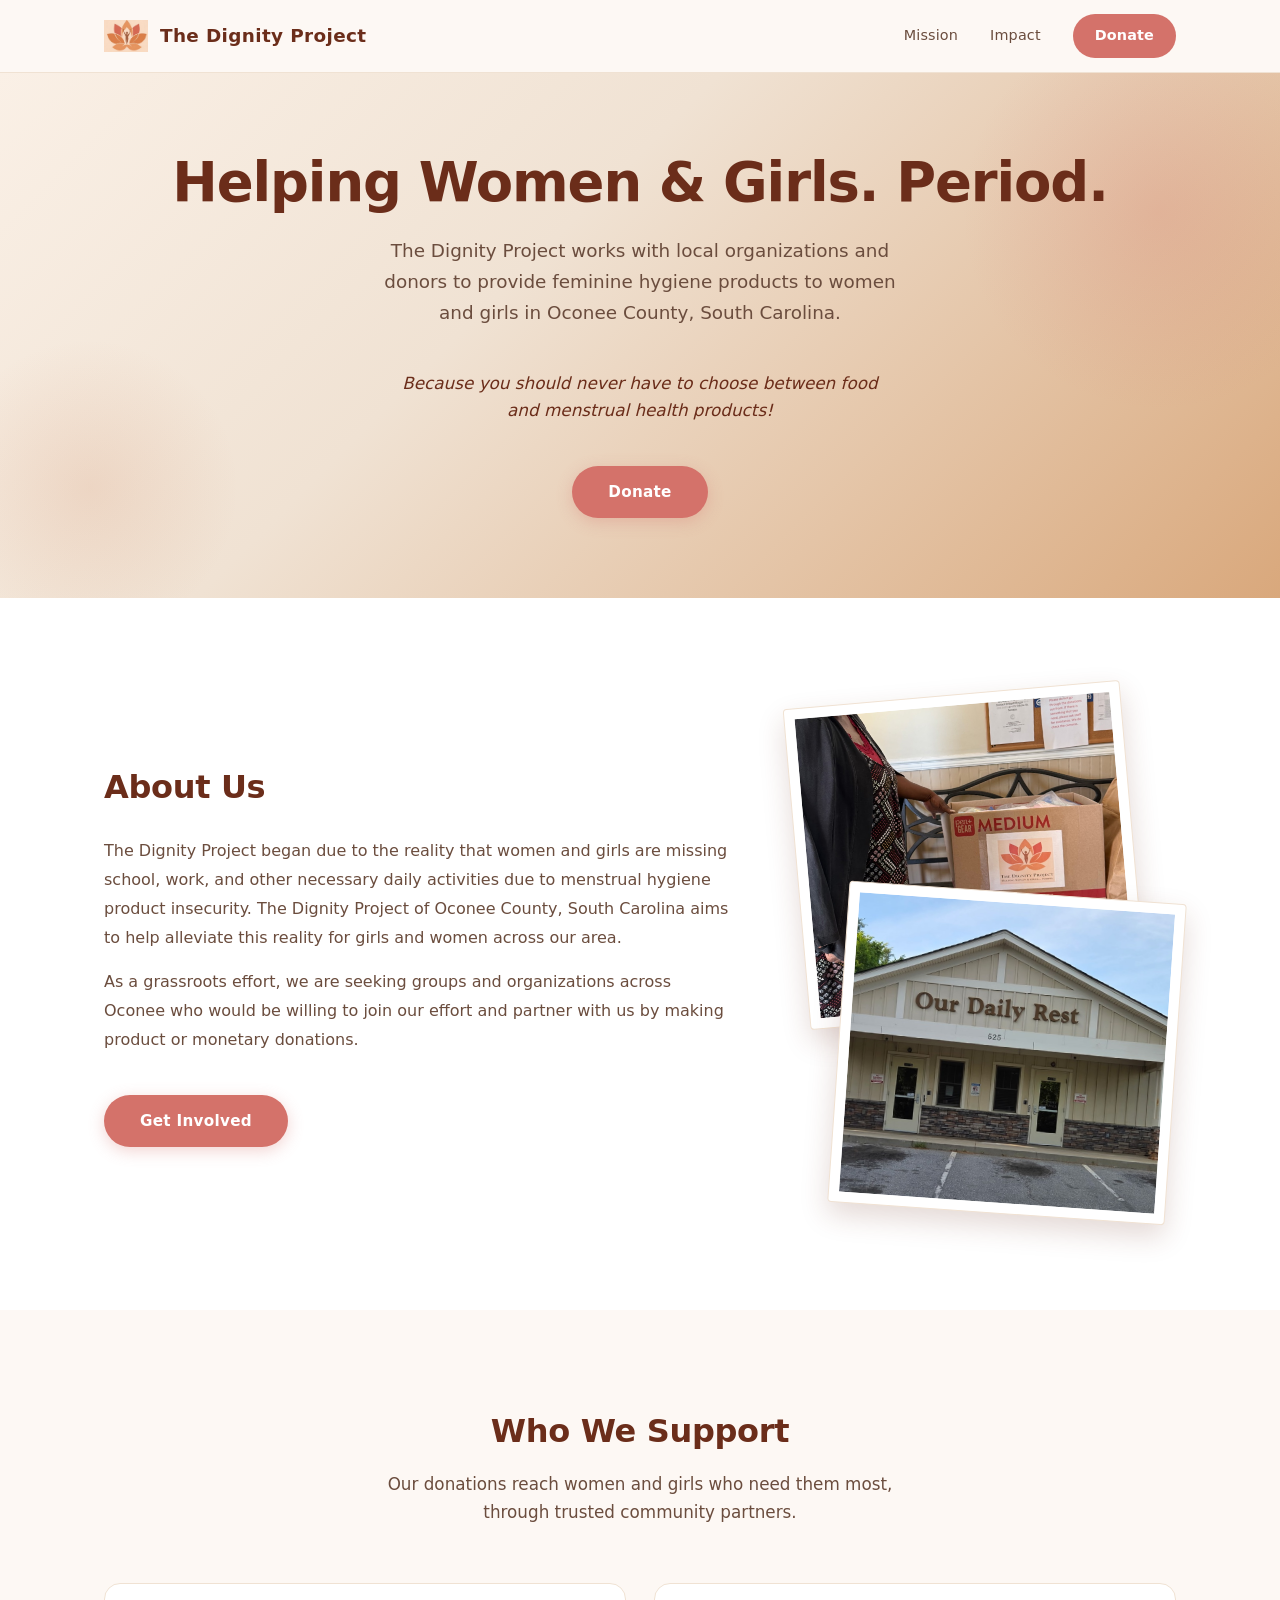
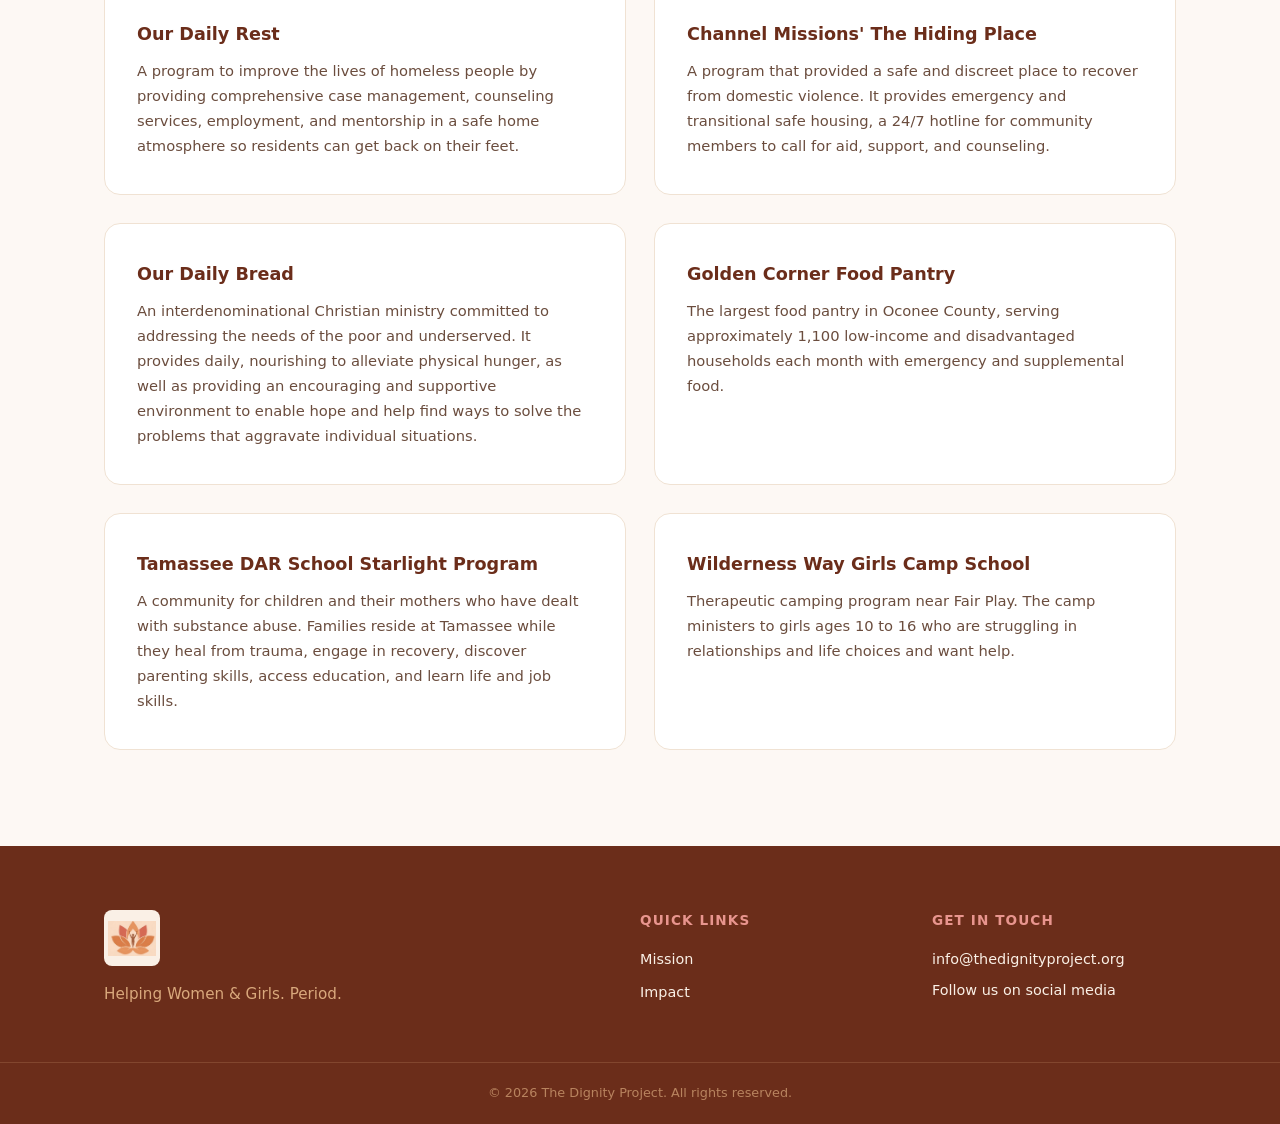
<file: index.html>
<!doctype html>
<html lang="en">
  <head>
    <meta charset="UTF-8" />
    <meta name="viewport" content="width=device-width, initial-scale=1.0" />
    <title>The Dignity Project — Helping Women & Girls Period</title>
    <link rel="stylesheet" href="styles.css" />
    <link rel="icon" href="just_logo.png" type="image/png" />
  </head>
  <body>
    <!-- Header -->
    <header class="site-header">
      <div class="container header-inner">
        <a href="#" class="logo-link">
          <img
            src="just_logo.png"
            alt="The Dignity Project Logo"
            class="logo"
          />
          <span class="logo-text">The Dignity Project</span>
        </a>
        <nav class="main-nav">
          <a href="#mission">Mission</a>
          <a href="#impact">Impact</a>
          <a href="donate.html" class="nav-cta">Donate</a>
        </nav>
      </div>
    </header>

    <!-- Hero -->
    <section class="hero">
      <div class="hero-overlay"></div>
      <div class="container hero-content">
        <h1>Helping Women &amp; Girls. Period.</h1>
        <p>
          The Dignity Project works with local organizations and donors to
          provide feminine hygiene products to women and girls in Oconee County,
          South Carolina.
        </p>
        <blockquote class="hero-quote">
          Because you should never have to choose between food and menstrual
          health products!
        </blockquote>
        <a href="/donate.html" class="btn btn-primary">Donate</a>
      </div>
    </section>

    <!-- About -->
    <section id="mission" class="section mission">
      <div class="container">
        <div class="about-layout">
          <div class="about-text">
            <h2 class="section-title" id="about" style="text-align: left">
              About Us
            </h2>
            <p>
              The Dignity Project began due to the reality that women and girls
              are missing school, work, and other necessary daily activities due
              to menstrual hygiene product insecurity. The Dignity Project of
              Oconee County, South Carolina aims to help alleviate this reality
              for girls and women across our area.
            </p>
            <p>
              As a grassroots effort, we are seeking groups and organizations
              across Oconee who would be willing to join our effort and partner
              with us by making product or monetary donations.
            </p>
            <a
              href="donate.html"
              class="btn btn-primary"
              style="margin-top: 24px"
              >Get Involved</a
            >
          </div>
          <div class="about-callout">
            <div class="photo-stack">
              <img
                src="dr1.jpg"
                alt="Packing event volunteers"
                class="photo-stack-img photo-1"
              />
              <img
                src="dr2.jpg"
                alt="Packing event supplies"
                class="photo-stack-img photo-2"
              />
            </div>
          </div>
        </div>
      </div>
    </section>

    <!-- Impact / Who We Donate To -->
    <section id="impact" class="section impact">
      <div class="container">
        <h2 class="section-title">Who We Support</h2>
        <p class="section-subtitle">
          Our donations reach women and girls who need them most, through
          trusted community partners.
        </p>
        <div class="impact-grid">
          <div class="impact-card">
            <h3>Our Daily Rest</h3>
            <p>
              A program to improve the lives of homeless people by providing
              comprehensive case management, counseling services, employment,
              and mentorship in a safe home atmosphere so residents can get back
              on their feet.
            </p>
          </div>
          <div class="impact-card">
            <h3>Channel Missions' The Hiding Place</h3>
            <p>
              A program that provided a safe and discreet place to recover from
              domestic violence. It provides emergency and transitional safe
              housing, a 24/7 hotline for community members to call for aid,
              support, and counseling.
            </p>
          </div>
          <div class="impact-card">
            <h3>Our Daily Bread</h3>
            <p>
              An interdenominational Christian ministry committed to addressing
              the needs of the poor and underserved. It provides daily,
              nourishing to alleviate physical hunger, as well as providing an
              encouraging and supportive environment to enable hope and help
              find ways to solve the problems that aggravate individual
              situations.
            </p>
          </div>
          <div class="impact-card">
            <h3>Golden Corner Food Pantry</h3>
            <p>
              The largest food pantry in Oconee County, serving approximately
              1,100 low-income and disadvantaged households each month with
              emergency and supplemental food.
            </p>
          </div>
          <div class="impact-card">
            <h3>Tamassee DAR School Starlight Program</h3>
            <p>
              A community for children and their mothers who have dealt with
              substance abuse. Families reside at Tamassee while they heal from
              trauma, engage in recovery, discover parenting skills, access
              education, and learn life and job skills.
            </p>
          </div>
          <div class="impact-card">
            <h3>Wilderness Way Girls Camp School</h3>
            <p>
              Therapeutic camping program near Fair Play. The camp ministers to
              girls ages 10 to 16 who are struggling in relationships and life
              choices and want help.
            </p>
          </div>
        </div>
      </div>
    </section>

    <!-- Footer -->
    <footer id="contact" class="site-footer">
      <div class="container footer-inner">
        <div class="footer-brand">
          <img
            src="just_logo.png"
            alt="The Dignity Project"
            class="footer-logo"
          />
          <p>Helping Women &amp; Girls. Period.</p>
        </div>
        <div class="footer-links">
          <h4>Quick Links</h4>
          <a href="#mission">Mission</a>
          <a href="#impact">Impact</a>
        </div>
        <div class="footer-contact">
          <h4>Get in Touch</h4>
          <p>info@thedignityproject.org</p>
          <p>Follow us on social media</p>
        </div>
      </div>
      <div class="footer-bottom">
        <div class="container">
          <p>&copy; 2026 The Dignity Project. All rights reserved.</p>
        </div>
      </div>
    </footer>
  </body>
</html>
</file>
<file: styles.css>
/* ===== Reset & Base ===== */
*,
*::before,
*::after {
  margin: 0;
  padding: 0;
  box-sizing: border-box;
}

:root {
  --deep-brown: #6b2d1a;
  --maroon: #7b3a2b;
  --coral: #d4726a;
  --coral-light: #e8958e;
  --burnt-orange: #c8764a;
  --warm-tan: #d9a87c;
  --cream: #faf0e6;
  --cream-dark: #f0e2d3;
  --off-white: #fdf8f4;
  --text-dark: #3a1a0e;
  --text-mid: #6b4d3e;
  --white: #ffffff;
}

html {
  scroll-behavior: smooth;
}

body {
  font-family:
    "Segoe UI",
    system-ui,
    -apple-system,
    sans-serif;
  color: var(--text-dark);
  background: var(--off-white);
  line-height: 1.6;
}

.container {
  max-width: 1120px;
  margin: 0 auto;
  padding: 0 24px;
}

img {
  max-width: 100%;
  display: block;
}

a {
  text-decoration: none;
  color: inherit;
}

/* ===== Header ===== */
.site-header {
  position: fixed;
  top: 0;
  left: 0;
  right: 0;
  z-index: 100;
  background: rgba(253, 248, 244, 0.95);
  backdrop-filter: blur(10px);
  border-bottom: 1px solid var(--cream-dark);
}

.header-inner {
  display: flex;
  align-items: center;
  justify-content: space-between;
  height: 72px;
}

.logo-link {
  display: flex;
  align-items: center;
  gap: 12px;
}

.logo {
  width: 44px;
  height: 44px;
  object-fit: contain;
}

.logo-text {
  font-size: 1.15rem;
  font-weight: 700;
  color: var(--deep-brown);
  letter-spacing: 0.02em;
}

.main-nav {
  display: flex;
  align-items: center;
  gap: 32px;
}

.main-nav a {
  font-size: 0.9rem;
  font-weight: 500;
  color: var(--text-mid);
  transition: color 0.2s;
  letter-spacing: 0.01em;
}

.main-nav a:hover {
  color: var(--coral);
}

.nav-cta {
  background: var(--coral);
  color: var(--white) !important;
  padding: 10px 22px;
  border-radius: 24px;
  font-weight: 600 !important;
  transition:
    background 0.2s,
    transform 0.2s !important;
}

.nav-cta:hover {
  background: var(--deep-brown) !important;
  transform: translateY(-1px);
}

/* ===== Hero ===== */
.hero {
  position: relative;
  min-height: 520px;
  display: flex;
  align-items: center;
  justify-content: center;
  text-align: center;
  margin-top: 72px;
  background: linear-gradient(
    135deg,
    var(--cream) 0%,
    var(--cream-dark) 40%,
    var(--warm-tan) 100%
  );
  overflow: hidden;
}

.hero::before {
  content: "";
  position: absolute;
  top: -60px;
  right: -80px;
  width: 400px;
  height: 400px;
  background: radial-gradient(
    circle,
    rgba(212, 114, 106, 0.2) 0%,
    transparent 70%
  );
  border-radius: 50%;
}

.hero::after {
  content: "";
  position: absolute;
  bottom: -40px;
  left: -60px;
  width: 300px;
  height: 300px;
  background: radial-gradient(
    circle,
    rgba(200, 118, 74, 0.15) 0%,
    transparent 70%
  );
  border-radius: 50%;
}

.hero-content {
  position: relative;
  z-index: 2;
  padding: 80px 24px;
}

.hero-content h1 {
  font-size: clamp(2.2rem, 5vw, 3.4rem);
  font-weight: 800;
  color: var(--deep-brown);
  line-height: 1.15;
  margin-bottom: 20px;
  letter-spacing: -0.02em;
}

.hero-content p {
  font-size: 1.15rem;
  color: var(--text-mid);
  max-width: 520px;
  margin: 0 auto 32px;
  line-height: 1.7;
}

.btn {
  display: inline-block;
  padding: 14px 36px;
  border-radius: 28px;
  font-size: 0.95rem;
  font-weight: 600;
  letter-spacing: 0.02em;
  transition: all 0.25s ease;
}

.btn-primary {
  background: var(--coral);
  color: var(--white);
  box-shadow: 0 4px 16px rgba(212, 114, 106, 0.3);
}

.btn-primary:hover {
  background: var(--deep-brown);
  box-shadow: 0 4px 20px rgba(107, 45, 26, 0.3);
  transform: translateY(-2px);
}

/* ===== Sections ===== */
.section {
  padding: 96px 0;
}

.section-title {
  text-align: center;
  font-size: 2rem;
  font-weight: 800;
  color: var(--deep-brown);
  margin-bottom: 12px;
  letter-spacing: -0.01em;
}

.section-subtitle {
  text-align: center;
  color: var(--text-mid);
  font-size: 1.05rem;
  max-width: 540px;
  margin: 0 auto 56px;
  line-height: 1.7;
}

/* ===== Hero quote ===== */
.hero-quote {
  font-size: 1.05rem;
  font-style: italic;
  color: var(--deep-brown);
  /* border-left: 3px solid var(--coral); */
  margin: 0 auto 32px;
  padding: 10px 20px;
  max-width: 520px;
  text-align: center;
  /* background: rgba(250, 240, 230, 0.6); */
  /* border-radius: 0 8px 8px 0; */
}

/* ===== About / Mission ===== */
.mission {
  background: var(--white);
}

.about-layout {
  display: grid;
  grid-template-columns: 1fr 380px;
  gap: 64px;
  align-items: center;
}

.about-text .section-title {
  margin-bottom: 24px;
}

.about-text p {
  font-size: 1rem;
  color: var(--text-mid);
  line-height: 1.8;
  margin-bottom: 16px;
}

.photo-stack {
  position: relative;
  width: 100%;
  height: 520px;
}

.photo-stack-img {
  position: absolute;
  width: 89%;
  height: 62%;
  object-fit: cover;
  background: #fff;
  padding: 10px;
  border: 1px solid var(--cream-dark);
  border-radius: 4px;
  box-shadow: 0 12px 28px rgba(107, 45, 26, 0.18);
  transition: transform 0.3s ease;
}

.photo-stack .photo-1 {
  top: 0;
  left: 0;
  transform: rotate(-5deg);
  z-index: 1;
}

.photo-stack .photo-2 {
  bottom: 0;
  right: 0;
  transform: rotate(4deg);
  z-index: 2;
}

.photo-stack .photo-1:hover,
.photo-stack .photo-2:hover {
  transform: rotate(0deg) scale(1.03);
  z-index: 3;
}

/* ===== Impact ===== */
.impact {
  background: var(--off-white);
}

.impact-grid {
  display: grid;
  grid-template-columns: repeat(2, 1fr);
  gap: 28px;
}

.impact-card {
  background: var(--white);
  border-radius: 16px;
  padding: 36px 32px;
  border: 1px solid var(--cream-dark);
  transition:
    transform 0.25s,
    box-shadow 0.25s;
}

.impact-card:hover {
  transform: translateY(-3px);
  box-shadow: 0 8px 24px rgba(107, 45, 26, 0.06);
}

.impact-number {
  font-size: 2.5rem;
  font-weight: 800;
  color: var(--warm-tan);
  line-height: 1;
  margin-bottom: 12px;
}

.impact-card h3 {
  font-size: 1.1rem;
  font-weight: 700;
  color: var(--deep-brown);
  margin-bottom: 10px;
}

.impact-card p {
  font-size: 0.92rem;
  color: var(--text-mid);
  line-height: 1.7;
}

/* ===== Sponsors ===== */
.sponsors {
  background: var(--white);
}

.sponsors-grid {
  display: grid;
  grid-template-columns: repeat(3, 1fr);
  gap: 24px;
}

.sponsor-logo-box {
  display: flex;
  flex-direction: column;
  align-items: center;
  gap: 12px;
  padding: 32px 24px;
  background: var(--off-white);
  border-radius: 12px;
  border: 1px solid var(--cream-dark);
  transition:
    transform 0.2s,
    box-shadow 0.2s;
}

.sponsor-logo-box:hover {
  transform: translateY(-2px);
  box-shadow: 0 6px 20px rgba(107, 45, 26, 0.06);
}

.sponsor-placeholder {
  width: 100px;
  height: 60px;
  background: var(--cream-dark);
  border-radius: 8px;
  display: flex;
  align-items: center;
  justify-content: center;
  font-size: 0.75rem;
  color: var(--text-mid);
  font-weight: 500;
}

.sponsor-logo-box span {
  font-size: 0.85rem;
  font-weight: 600;
  color: var(--text-mid);
}

/* ===== Footer ===== */
.site-footer {
  background: var(--deep-brown);
  color: var(--cream);
  padding-top: 64px;
}

.footer-inner {
  display: grid;
  grid-template-columns: 2fr 1fr 1fr;
  gap: 48px;
  padding-bottom: 48px;
}

.footer-logo {
  width: 56px;
  height: 56px;
  object-fit: contain;
  margin-bottom: 16px;
  border-radius: 8px;
  background: var(--cream);
  padding: 4px;
}

.footer-brand p {
  font-size: 0.95rem;
  color: var(--warm-tan);
  margin-top: 4px;
}

.footer-links h4,
.footer-contact h4 {
  font-size: 0.85rem;
  font-weight: 700;
  text-transform: uppercase;
  letter-spacing: 0.08em;
  color: var(--coral-light);
  margin-bottom: 16px;
}

.footer-links a {
  display: block;
  font-size: 0.9rem;
  color: var(--cream);
  margin-bottom: 10px;
  transition: color 0.2s;
}

.footer-links a:hover {
  color: var(--coral-light);
}

.footer-contact p {
  font-size: 0.9rem;
  color: var(--cream);
  margin-bottom: 8px;
}

.footer-bottom {
  border-top: 1px solid rgba(217, 168, 124, 0.2);
  padding: 20px 0;
}

.footer-bottom p {
  text-align: center;
  font-size: 0.8rem;
  color: var(--warm-tan);
  opacity: 0.7;
}

/* ===== Responsive ===== */
@media (max-width: 768px) {
  .main-nav {
    gap: 16px;
  }

  .main-nav a:not(.nav-cta) {
    display: none;
  }

  .hero {
    min-height: 420px;
  }

  .hero-content {
    padding: 60px 16px;
  }

  .section {
    padding: 64px 0;
  }

  .about-layout {
    grid-template-columns: 1fr;
    gap: 36px;
  }

  .impact-grid {
    grid-template-columns: 1fr;
    gap: 20px;
  }

  .sponsors-grid {
    grid-template-columns: repeat(2, 1fr);
    gap: 16px;
  }

  .footer-inner {
    grid-template-columns: 1fr;
    gap: 32px;
    text-align: center;
  }

  .footer-logo {
    margin: 0 auto 16px;
  }
}

@media (max-width: 480px) {
  .sponsors-grid {
    grid-template-columns: 1fr;
  }

  .logo-text {
    font-size: 0.95rem;
  }
}

/* ===== Donate Page ===== */
.donate-hero {
  background: linear-gradient(
    135deg,
    var(--cream) 0%,
    var(--cream-dark) 40%,
    var(--warm-tan) 100%
  );
  padding: 104px 24px 56px;
  text-align: center;
}

.donate-hero h1 {
  font-size: clamp(2rem, 4vw, 3rem);
  font-weight: 800;
  color: var(--deep-brown);
  letter-spacing: -0.02em;
  margin-bottom: 20px;
}

.donate-hero p {
  font-size: 1.05rem;
  color: var(--text-mid);
  max-width: 660px;
  margin: 0 auto;
  line-height: 1.75;
}

.donate-section {
  padding: 56px 0 64px;
  background: var(--white);
}

.donate-grid {
  display: grid;
  grid-template-columns: minmax(260px, 320px) 1fr;
  gap: 48px;
  align-items: start;
}

.donate-money {
  position: sticky;
  top: 88px;
}

.donate-money {
  text-align: center;
}

.donate-link {
  text-decoration: underline;
}

.donate-money h2 {
  font-size: 1.5rem;
  font-weight: 800;
  color: var(--deep-brown);
  margin-bottom: 8px;
}

.donate-money p {
  font-size: 0.92rem;
  color: var(--text-mid);
  margin-bottom: 28px;
  line-height: 1.6;
}

.qr-wrapper {
  display: inline-flex;
  flex-direction: column;
  align-items: center;
  gap: 16px;
  background: var(--off-white);
  border: 2px dashed var(--coral-light);
  border-radius: 20px;
  padding: 32px 40px;
}

.qr-placeholder {
  width: 180px;
  height: 180px;
  background: var(--cream-dark);
  border-radius: 12px;
  display: flex;
  align-items: center;
  justify-content: center;
  position: relative;
  overflow: hidden;
}

/* Simple fake QR pattern using CSS */
.qr-placeholder::before {
  content: "";
  position: absolute;
  inset: 12px;
  background-image:
    linear-gradient(var(--deep-brown) 0 0),
    linear-gradient(var(--deep-brown) 0 0),
    linear-gradient(var(--deep-brown) 0 0),
    repeating-linear-gradient(
      0deg,
      transparent,
      transparent 6px,
      var(--deep-brown) 6px,
      var(--deep-brown) 10px
    ),
    repeating-linear-gradient(
      90deg,
      transparent,
      transparent 8px,
      var(--deep-brown) 8px,
      var(--deep-brown) 12px
    );
  background-size:
    36px 36px,
    36px 36px,
    36px 36px,
    100% 100%,
    100% 100%;
  background-position:
    0 0,
    100% 0,
    0 100%,
    0 0,
    0 0;
  background-repeat: no-repeat, no-repeat, no-repeat, repeat, repeat;
  opacity: 0.18;
}

.qr-placeholder svg {
  width: 120px;
  height: 120px;
  opacity: 0.55;
}

.qr-label {
  font-size: 0.85rem;
  font-weight: 600;
  color: var(--text-mid);
  letter-spacing: 0.01em;
}

.qr-note {
  font-size: 0.78rem;
  color: var(--coral);
  font-style: italic;
}

.donate-locations h2 {
  font-size: 1.5rem;
  font-weight: 800;
  color: var(--deep-brown);
  margin-bottom: 6px;
}

.donate-locations > p {
  font-size: 0.92rem;
  color: var(--text-mid);
  margin-bottom: 20px;
  line-height: 1.6;
}

.locations-list {
  display: grid;
  grid-template-columns: repeat(auto-fill, minmax(220px, 1fr));
  gap: 10px;
}

.location-card {
  background: var(--off-white);
  border: 1px solid var(--cream-dark);
  border-radius: 12px;
  padding: 12px 14px;
  display: flex;
  align-items: center;
  gap: 12px;
  transition:
    transform 0.2s,
    box-shadow 0.2s;
}

.location-card:hover {
  transform: translateY(-2px);
  box-shadow: 0 6px 20px rgba(107, 45, 26, 0.07);
}

.location-icon {
  font-size: 1.4rem;
  color: var(--coral);
  flex-shrink: 0;
  line-height: 1;
}

.location-info {
  min-width: 0;
}

.location-info h3 {
  font-size: 0.92rem;
  font-weight: 700;
  color: var(--deep-brown);
  margin-bottom: 2px;
  line-height: 1.25;
}

.location-badge {
  display: inline-block;
  margin-left: 6px;
  padding: 1px 7px;
  border-radius: 999px;
  background: var(--coral);
  color: #fff;
  font-size: 0.62rem;
  font-weight: 600;
  text-transform: uppercase;
  letter-spacing: 0.04em;
  vertical-align: middle;
  white-space: nowrap;
}

.location-info address {
  font-style: normal;
  font-size: 0.8rem;
  color: var(--text-mid);
  line-height: 1.4;
}

@media (max-width: 768px) {
  .donate-grid {
    grid-template-columns: 1fr;
    gap: 40px;
  }

  .donate-money {
    order: -1;
    position: static;
  }

  .locations-list {
    grid-template-columns: 1fr;
  }
}
</file>
